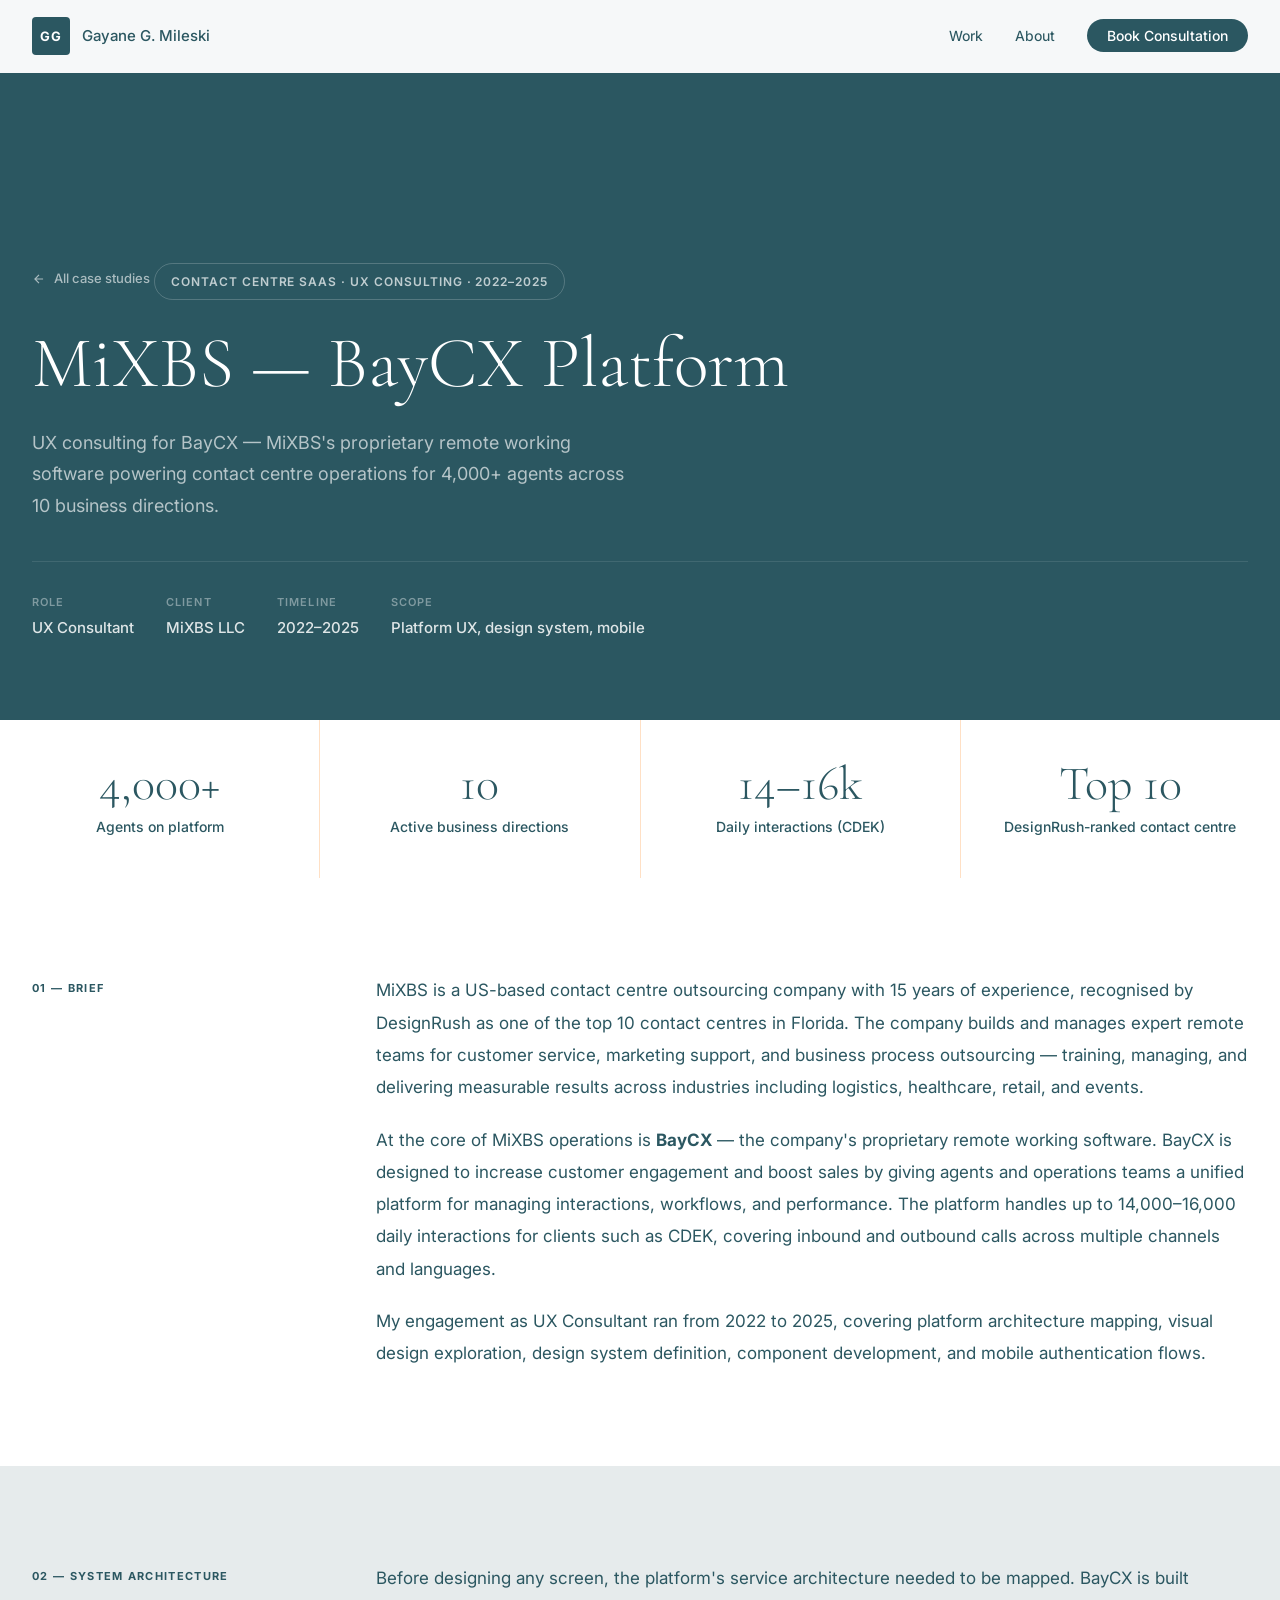
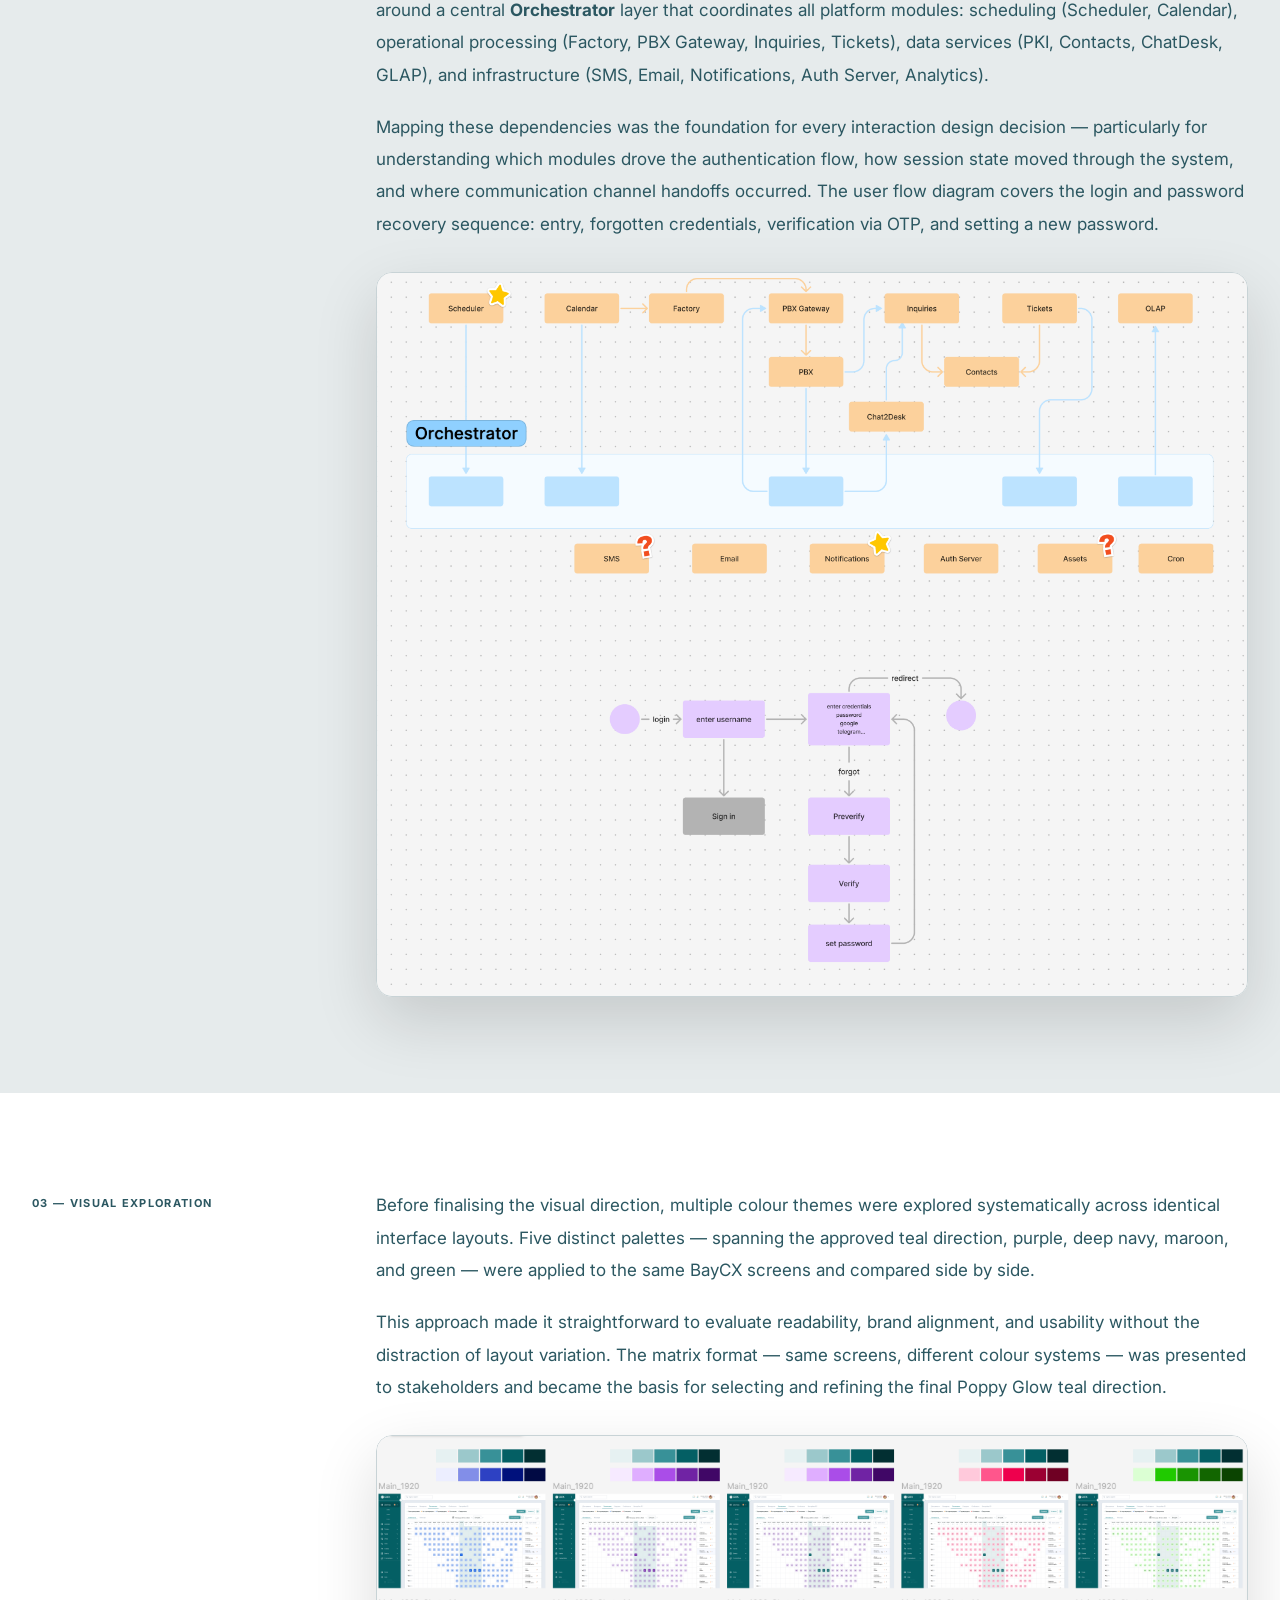
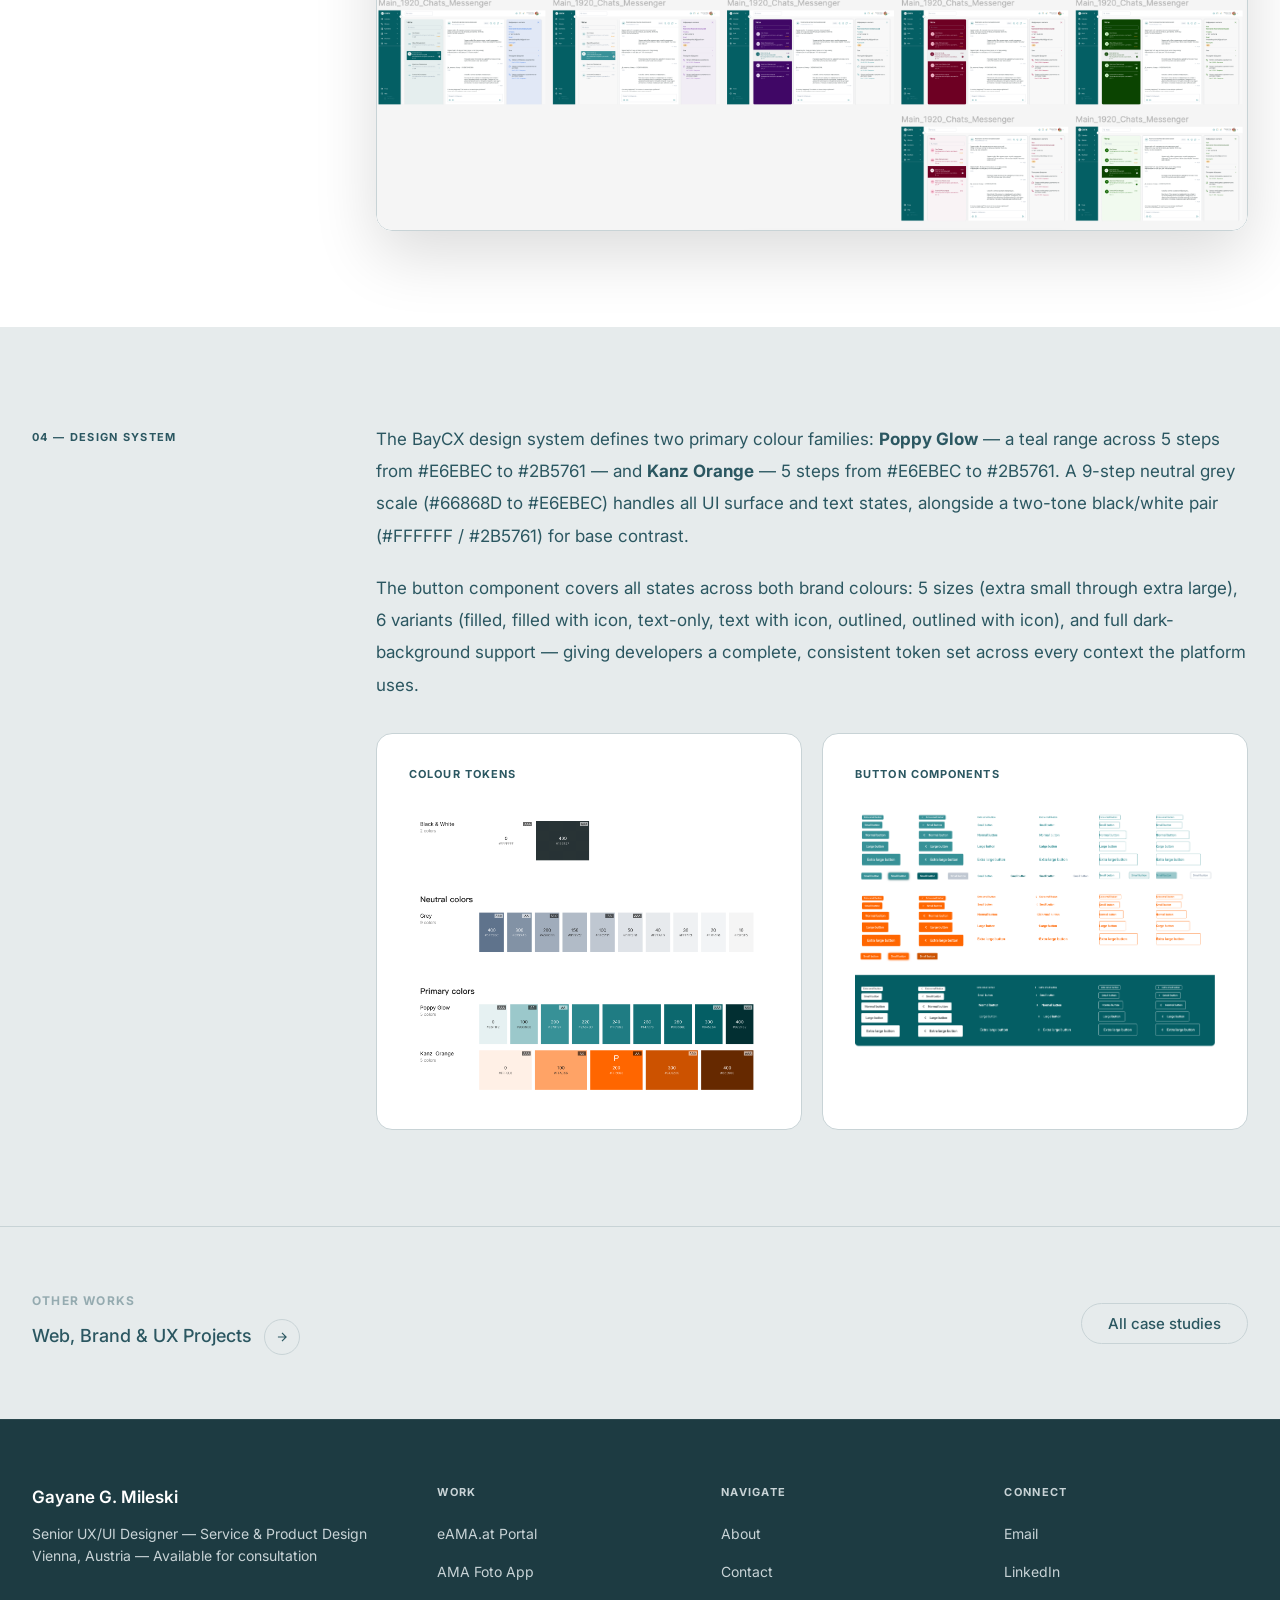
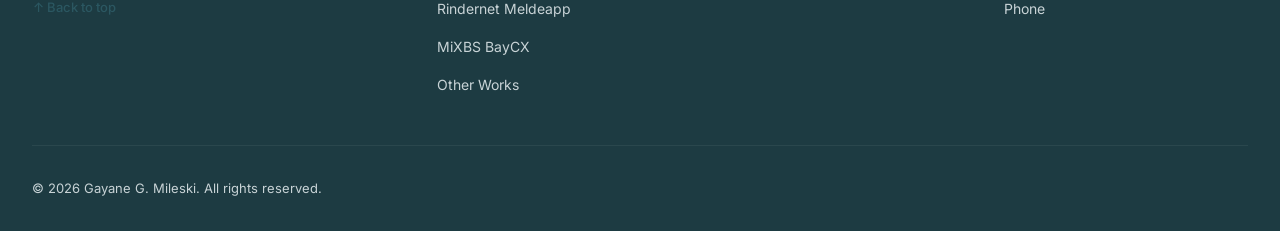
<file: case-studies/mixbs.html>
<!DOCTYPE html>
<html lang="en">
<head>
  <meta charset="UTF-8">
  <meta name="viewport" content="width=device-width, initial-scale=1.0">
  <meta name="description" content="Case study: UX consulting for BayCX — MiXBS's proprietary remote working software for contact centre operations.">
  <title>MiXBS — BayCX Platform | Gayane G. Mileski</title>
  <link rel="preconnect" href="https://fonts.googleapis.com">
  <link rel="preconnect" href="https://fonts.gstatic.com" crossorigin>
  <link href="https://fonts.googleapis.com/css2?family=Cormorant+Garamond:ital,wght@0,300;0,400;0,500;1,300;1,400&family=Inter:wght@300;400;500;600;700&display=swap" rel="stylesheet">
  <link rel="icon" type="image/svg+xml" href="../favicon.svg">
  <link rel="stylesheet" href="../css/styles.css">
  <style>
    /* ---- page palette: #2b5761 and its shades ---- */
    :root {
      --gray-50:#E6EBEC;--gray-100:#E6EBEC;--gray-200:#C8D3D6;--gray-300:#C8D3D6;--gray-400:#95ABB0;
      --gray-500:#2B5761;--gray-600:#2B5761;--gray-700:#2B5761;--gray-800:#2B5761;--gray-900:#2B5761;
      --teal-50:#E6EBEC;--teal-100:#C8D3D6;--teal-200:#95ABB0;--teal-300:#66868D;--teal-400:#66868D;
      --teal-500:#2B5761;--teal-600:#2B5761;--teal-700:#2B5761;--teal-800:#2B5761;--teal-900:#2B5761;
      --color-primary:#2B5761;--color-accent:#2B5761;--color-accent-mid:#2B5761;
      --color-text:#2B5761;--color-muted:#2B5761;--color-border:#C8D3D6;--color-bg-alt:#E6EBEC;
    }
    .cs-hero, .cs-section--dark, .footer { --gray-400:#C8D3D6; --gray-500:#C8D3D6; --gray-600:#C8D3D6; }
    .footer { background:#1D3B42; }
    /* Override teal palette to MiXBS brand colours */
    :root {
      --teal-50:  #E6EBEC;
      --teal-100: #C8D3D6;
      --teal-200: #95ABB0;
      --teal-300: #66868D;
      --teal-400: #66868D;
      --teal-500: #2B5761;
      --teal-600: #2B5761;
      --teal-700: #2B5761;
      --teal-800: #2B5761;
      --teal-900: #2B5761;
    }

    /* Design system side-by-side panels */
    .ds-grid {
      display: grid;
      grid-template-columns: 1fr 1fr;
      gap: var(--s-5);
      margin-top: var(--s-8);
      align-items: stretch;
    }
    .ds-panel {
      padding: var(--s-8);
      background: white;
      border-radius: var(--r-xl);
      border: 1px solid var(--gray-200);
      display: flex;
      flex-direction: column;
    }
    .ds-panel-label {
      font-size: 0.6875rem;
      font-weight: 700;
      letter-spacing: 0.1em;
      text-transform: uppercase;
      color: var(--teal-600);
      margin-bottom: var(--s-5);
    }
    .ds-panel img {
      width: 100%;
      height: auto;
      display: block;
    }
    @media (max-width: 768px) {
      .ds-grid { grid-template-columns: 1fr; }
      .auth-grid { grid-template-columns: 1fr; }
    }
  </style>
</head>
<body>

  <div class="reading-progress" aria-hidden="true"><div class="reading-progress-fill"></div></div>

  <header class="site-header" id="top">
    <nav class="nav container" aria-label="Primary navigation">
      <a href="../index.html" class="nav-brand" aria-label="Gayane G. Mileski — Home">
        <span class="nav-monogram" aria-hidden="true">GG</span>
        <span class="nav-name">Gayane G. Mileski</span>
      </a>
      <ul class="nav-menu" id="nav-menu" role="list">
        <li><a href="../index.html#work"       class="nav-link">Work</a></li>
        <li><a href="../index.html#about"   class="nav-link">About</a></li>
        <li><a href="../index.html#contact" class="nav-link nav-cta">Book Consultation</a></li>
      </ul>
      <button class="nav-toggle" id="nav-toggle" aria-expanded="false" aria-controls="nav-menu" aria-label="Open navigation">
        <span></span><span></span><span></span>
      </button>
    </nav>
  </header>

  <!-- ═══════════════════════════════════════════════
       HERO
  ══════════════════════════════════════════════════ -->
  <section class="cs-hero">
    <div class="cs-hero-bg" style="background: linear-gradient(160deg, #2B5761 0%, #2B5761 40%, #2B5761 100%);"></div>
    <div class="container cs-hero-content">
      <a href="../index.html#work" class="cs-hero-back">
        <svg width="14" height="14" fill="none" stroke="currentColor" stroke-width="2" viewBox="0 0 24 24"><path d="M19 12H5M12 19l-7-7 7-7"/></svg>
        All case studies
      </a>
      <div class="cs-hero-tag">Contact Centre SaaS · UX Consulting · 2022–2025</div>
      <h1 class="cs-hero-title">MiXBS — BayCX Platform</h1>
      <p class="cs-hero-subtitle">UX consulting for BayCX — MiXBS's proprietary remote working software powering contact centre operations for 4,000+ agents across 10 business directions.</p>
      <div class="cs-hero-meta">
        <div class="cs-meta-item">
          <div class="cs-meta-label">Role</div>
          <div class="cs-meta-value">UX Consultant</div>
        </div>
        <div class="cs-meta-item">
          <div class="cs-meta-label">Client</div>
          <div class="cs-meta-value">MiXBS LLC</div>
        </div>
        <div class="cs-meta-item">
          <div class="cs-meta-label">Timeline</div>
          <div class="cs-meta-value">2022–2025</div>
        </div>
        <div class="cs-meta-item">
          <div class="cs-meta-label">Scope</div>
          <div class="cs-meta-value">Platform UX, design system, mobile</div>
        </div>
      </div>
    </div>
  </section>

  <!-- ═══════════════════════════════════════════════
       OVERVIEW STATS
  ══════════════════════════════════════════════════ -->
  <div class="cs-overview-grid" data-reveal>
    <div class="cs-overview-cell">
      <div class="cs-overview-number">4,000+</div>
      <div class="cs-overview-label">Agents on platform</div>
    </div>
    <div class="cs-overview-cell">
      <div class="cs-overview-number">10</div>
      <div class="cs-overview-label">Active business directions</div>
    </div>
    <div class="cs-overview-cell">
      <div class="cs-overview-number">14–16k</div>
      <div class="cs-overview-label">Daily interactions (CDEK)</div>
    </div>
    <div class="cs-overview-cell">
      <div class="cs-overview-number">Top 10</div>
      <div class="cs-overview-label">DesignRush-ranked contact centre</div>
    </div>
  </div>

  <!-- ═══════════════════════════════════════════════
       01 BRIEF
  ══════════════════════════════════════════════════ -->
  <section class="cs-section">
    <div class="container">
      <div class="cs-narrative-grid">
        <div><span class="cs-sidebar-label">01 — Brief</span></div>
        <div>
          <div class="cs-body-text" data-reveal>
            <p>MiXBS is a US-based contact centre outsourcing company with 15 years of experience, recognised by DesignRush as one of the top 10 contact centres in Florida. The company builds and manages expert remote teams for customer service, marketing support, and business process outsourcing — training, managing, and delivering measurable results across industries including logistics, healthcare, retail, and events.</p>
            <p>At the core of MiXBS operations is <strong>BayCX</strong> — the company's proprietary remote working software. BayCX is designed to increase customer engagement and boost sales by giving agents and operations teams a unified platform for managing interactions, workflows, and performance. The platform handles up to 14,000–16,000 daily interactions for clients such as CDEK, covering inbound and outbound calls across multiple channels and languages.</p>
            <p>My engagement as UX Consultant ran from 2022 to 2025, covering platform architecture mapping, visual design exploration, design system definition, component development, and mobile authentication flows.</p>
          </div>
        </div>
      </div>
    </div>
  </section>

  <!-- ═══════════════════════════════════════════════
       02 SYSTEM ARCHITECTURE
  ══════════════════════════════════════════════════ -->
  <section class="cs-section cs-section--tinted">
    <div class="container">
      <div class="cs-narrative-grid">
        <div><span class="cs-sidebar-label">02 — System Architecture</span></div>
        <div>
          <div class="cs-body-text" data-reveal>
            <p>Before designing any screen, the platform's service architecture needed to be mapped. BayCX is built around a central <strong>Orchestrator</strong> layer that coordinates all platform modules: scheduling (Scheduler, Calendar), operational processing (Factory, PBX Gateway, Inquiries, Tickets), data services (PKI, Contacts, ChatDesk, GLAP), and infrastructure (SMS, Email, Notifications, Auth Server, Analytics).</p>
            <p>Mapping these dependencies was the foundation for every interaction design decision — particularly for understanding which modules drove the authentication flow, how session state moved through the system, and where communication channel handoffs occurred. The user flow diagram covers the login and password recovery sequence: entry, forgotten credentials, verification via OTP, and setting a new password.</p>
          </div>
          <div class="cs-screen-item" data-reveal style="margin-top: var(--s-8);">
            <img src="../images/case-studies/mixbs/mb-research.png" alt="BayCX system architecture diagram showing Orchestrator with connected modules, and user authentication flow" loading="lazy" style="width:100%; height:auto; display:block; border-radius: var(--r-xl); border: 1px solid var(--gray-200);">
          </div>
        </div>
      </div>
    </div>
  </section>

  <!-- ═══════════════════════════════════════════════
       03 VISUAL EXPLORATION
  ══════════════════════════════════════════════════ -->
  <section class="cs-section">
    <div class="container">
      <div class="cs-narrative-grid">
        <div><span class="cs-sidebar-label">03 — Visual Exploration</span></div>
        <div>
          <div class="cs-body-text" data-reveal>
            <p>Before finalising the visual direction, multiple colour themes were explored systematically across identical interface layouts. Five distinct palettes — spanning the approved teal direction, purple, deep navy, maroon, and green — were applied to the same BayCX screens and compared side by side.</p>
            <p>This approach made it straightforward to evaluate readability, brand alignment, and usability without the distraction of layout variation. The matrix format — same screens, different colour systems — was presented to stakeholders and became the basis for selecting and refining the final Poppy Glow teal direction.</p>
          </div>
          <div class="cs-screen-item" data-reveal style="margin-top: var(--s-8);">
            <img src="../images/case-studies/mixbs/mb-experiments.png" alt="Grid of BayCX interface screens with five different colour theme experiments" loading="lazy" style="width:100%; height:auto; display:block; border-radius: var(--r-xl); border: 1px solid var(--gray-200);">
          </div>
        </div>
      </div>
    </div>
  </section>

  <!-- ═══════════════════════════════════════════════
       04 DESIGN SYSTEM
  ══════════════════════════════════════════════════ -->
  <section class="cs-section cs-section--tinted">
    <div class="container">
      <div class="cs-narrative-grid">
        <div><span class="cs-sidebar-label">04 — Design System</span></div>
        <div>
          <div class="cs-body-text" data-reveal>
            <p>The BayCX design system defines two primary colour families: <strong>Poppy Glow</strong> — a teal range across 5 steps from #E6EBEC to #2B5761 — and <strong>Kanz Orange</strong> — 5 steps from #E6EBEC to #2B5761. A 9-step neutral grey scale (#66868D to #E6EBEC) handles all UI surface and text states, alongside a two-tone black/white pair (#FFFFFF / #2B5761) for base contrast.</p>
            <p>The button component covers all states across both brand colours: 5 sizes (extra small through extra large), 6 variants (filled, filled with icon, text-only, text with icon, outlined, outlined with icon), and full dark-background support — giving developers a complete, consistent token set across every context the platform uses.</p>
          </div>
          <div class="ds-grid" data-reveal>
            <div class="ds-panel">
              <div class="ds-panel-label">Colour tokens</div>
              <img src="../images/case-studies/mixbs/mb-colors.png" alt="BayCX colour system — Black & White, Neutral Grey, Poppy Glow teal, Kanz Orange" loading="lazy">
            </div>
            <div class="ds-panel">
              <div class="ds-panel-label">Button components</div>
              <img src="../images/case-studies/mixbs/mb-buttons.png" alt="BayCX button component library — 5 sizes, 6 variants, 2 brand colours, light and dark backgrounds" loading="lazy">
            </div>
          </div>
        </div>
      </div>
    </div>
  </section>

  <!-- NAV to next case study -->
  <section style="padding:var(--s-16) 0; background:var(--gray-50); border-top: 1px solid var(--gray-200);">
    <div class="container" style="display:flex; align-items:center; justify-content:space-between; flex-wrap:wrap; gap:var(--s-8);">
      <div>
        <div style="font-size:0.75rem; font-weight:700; letter-spacing:0.1em; text-transform:uppercase; color:var(--gray-400); margin-bottom:var(--s-2);">Other Works</div>
        <a href="../other-works.html" class="btn-arrow" style="font-size:1.125rem; font-weight:500;">
          Web, Brand &amp; UX Projects
          <span class="arrow-icon"><svg width="14" height="14" fill="none" stroke="currentColor" stroke-width="2" viewBox="0 0 24 24"><path d="M5 12h14M12 5l7 7-7 7"/></svg></span>
        </a>
      </div>
      <a href="../index.html#work" class="btn btn-outline">All case studies</a>
    </div>
  </section>

  <!-- ═══════════════════════════════════════════════
       SITE FOOTER
  ══════════════════════════════════════════════════ -->
  <footer class="footer" role="contentinfo">
    <div class="container">
      <div class="footer-grid">
        <div class="footer-brand">
          <div class="footer-brand-name">Gayane G. Mileski</div>
          <p class="footer-brand-role">Senior UX/UI Designer — Service &amp; Product Design<br>Vienna, Austria — Available for consultation</p>
          <a href="#top" class="btn btn-ghost" style="font-size:0.8125rem;" aria-label="Back to top">↑ Back to top</a>
        </div>
        <div>
          <div class="footer-col-title">Work</div>
          <ul class="footer-links" role="list">
            <li><a href="eama.html"           class="footer-link">eAMA.at Portal</a></li>
            <li><a href="ama-foto.html"        class="footer-link">AMA Foto App</a></li>
            <li><a href="rindernet.html"       class="footer-link">Rindernet Meldeapp</a></li>
            <li><a href="mixbs.html"           class="footer-link">MiXBS BayCX</a></li>
            <li><a href="../other-works.html"  class="footer-link">Other Works</a></li>
          </ul>
        </div>
        <div>
          <div class="footer-col-title">Navigate</div>
          <ul class="footer-links" role="list">
            <li><a href="../index.html#about"   class="footer-link">About</a></li>
            <li><a href="../index.html#contact" class="footer-link">Contact</a></li>
          </ul>
        </div>
        <div>
          <div class="footer-col-title">Connect</div>
          <ul class="footer-links" role="list">
            <li><a href="mailto:gayane.mileski@gmail.com" class="footer-link">Email</a></li>
            <li><a href="https://www.linkedin.com/in/gayane-g-mileski/" class="footer-link" target="_blank" rel="noopener noreferrer">LinkedIn</a></li>
            <li><a href="tel:+436602308530" class="footer-link">Phone</a></li>
          </ul>
        </div>
      </div>

      <div class="footer-bottom">
        <p class="footer-copyright">© 2026 Gayane G. Mileski. All rights reserved.</p>
      </div>
    </div>
  </footer>

  <script src="../js/main.js" defer></script>
</body>
</html>
</file>
<file: css/styles.css>
/* ==========================================================================
   PORTFOLIO — Senior UX/UI Design Lead
   Swiss-inspired editorial layout, government & enterprise sector
   ========================================================================== */

/* ==========================================================================
   1. CUSTOM PROPERTIES
   ========================================================================== */
:root {
  /* Colors */
  --white:     #FFFFFF;
  /* Brand palette (warm): cream → peach → coral → crimson → burgundy */
  --gray-50:   #FFF0E4;
  --gray-100:  #FFF0E4;
  --gray-200:  #FFE0C5;
  --gray-300:  #FFE0C5;
  --gray-400:  #FF6060;
  --gray-500:  #760031;
  --gray-600:  #760031;
  --gray-700:  #760031;
  --gray-800:  #760031;
  --gray-900:  #760031;

  --teal-50:   #FFF0E4;
  --teal-100:  #FFE0C5;
  --teal-300:  #FF6060;
  --teal-400:  #FF6060;
  --teal-500:  #D51C39;
  --teal-600:  #D51C39;
  --teal-700:  #D51C39;
  --teal-800:  #760031;
  --teal-900:  #760031;

  /* Semantic */
  --color-primary:    var(--gray-900);
  --color-accent:     var(--teal-700);
  --color-accent-mid: var(--teal-600);
  --color-text:       var(--gray-800);
  --color-muted:      var(--gray-500);
  --color-border:     var(--gray-200);
  --color-bg:         var(--white);
  --color-bg-alt:     var(--gray-50);

  /* Typography */
  --font-display: 'Cormorant Garamond', 'Georgia', serif;
  --font-body:    'Inter', -apple-system, BlinkMacSystemFont, 'Segoe UI', Helvetica, Arial, sans-serif;

  /* Spacing scale (4px base) */
  --s-1:  0.25rem;
  --s-2:  0.5rem;
  --s-3:  0.75rem;
  --s-4:  1rem;
  --s-5:  1.25rem;
  --s-6:  1.5rem;
  --s-7:  1.75rem;
  --s-8:  2rem;
  --s-10: 2.5rem;
  --s-12: 3rem;
  --s-16: 4rem;
  --s-20: 5rem;
  --s-24: 6rem;
  --s-32: 8rem;

  /* Layout */
  --container-max:     1280px;
  --container-pad:     2rem;
  --nav-height:        72px;

  /* Radius */
  --r-sm:  4px;
  --r-md:  8px;
  --r-lg:  12px;
  --r-xl:  16px;
  --r-2xl: 24px;
  --r-full: 9999px;

  /* Transitions */
  --t-fast:  150ms cubic-bezier(0.4, 0, 0.2, 1);
  --t-base:  250ms cubic-bezier(0.4, 0, 0.2, 1);
  --t-slow:  400ms cubic-bezier(0.4, 0, 0.2, 1);

  /* Shadows */
  --shadow-sm:  0 1px 2px 0 rgba(0,0,0,0.05);
  --shadow-md:  0 4px 16px 0 rgba(0,0,0,0.08);
  --shadow-lg:  0 12px 40px 0 rgba(0,0,0,0.12);
  --shadow-xl:  0 24px 64px 0 rgba(0,0,0,0.14);
}

/* Inside dark (burgundy) containers, muted-text tokens resolve to a
   light tint so secondary text stays legible on the dark background. */
.footer,
.contact-info,
.cs-section--dark,
.cs-hero {
  --gray-400: #FFE0C5;
  --gray-500: #FFE0C5;
  --gray-600: #FFE0C5;
}

/* The AI, About and Experience sections share a teal accent theme: a white
   background with the teal-family and dark-neutral tokens remapped in scope,
   so labels, headings, icons, tags, timeline markers and card numbers all
   resolve to teal without touching the global brand palette. (The AI panel
   itself uses a deeper #2b5761 slate, set on its own classes.) */
#ai-engineering,
#about,
#experience {
  background: var(--white);
  /* warm neutrals → teal-leaning neutrals (headings, body, borders, tints) */
  --gray-50:  #FFFFFF;
  --gray-100: #D7EEEA;
  --gray-200: #C2E5DF;
  --gray-400: #0D9488;
  --gray-500: #0F766E;
  --gray-600: #0F766E;
  --gray-700: #134E48;
  --gray-800: #134E48;
  --gray-900: #134E48;
  /* teal accents */
  --teal-50:  #E6F5F2;
  --teal-100: #D7EEEA;
  --teal-300: #2DD4BF;
  --teal-400: #2DD4BF;
  --teal-500: #0D9488;
  --teal-600: #0D9488;
  --teal-700: #0F766E;
  --teal-800: #134E48;
  --teal-900: #134E48;
  /* semantic tokens re-resolve in scope (they were substituted to the warm
     palette at :root, so the raw-token overrides above don't reach them) */
  --color-primary:    var(--gray-900);
  --color-accent:     var(--teal-700);
  --color-accent-mid: var(--teal-600);
  --color-text:       var(--gray-800);
  --color-muted:      var(--gray-500);
  --color-border:     var(--gray-200);
}

/* ==========================================================================
   2. RESET & BASE
   ========================================================================== */
*, *::before, *::after {
  box-sizing: border-box;
  margin: 0;
  padding: 0;
}

html {
  scroll-behavior: smooth;
  -webkit-text-size-adjust: 100%;
  text-rendering: optimizeLegibility;
}

body {
  font-family: var(--font-body);
  font-size: 1rem;
  line-height: 1.6;
  color: var(--color-text);
  background: var(--color-bg);
  -webkit-font-smoothing: antialiased;
  -moz-osx-font-smoothing: grayscale;
  overflow-x: hidden;
}

img, svg, video, picture { max-width: 100%; height: auto; display: block; }
a { color: inherit; text-decoration: none; }
ul, ol { list-style: none; }
button { cursor: pointer; border: none; background: none; font: inherit; }
input, textarea, select { font: inherit; }

:focus-visible {
  outline: 2px solid var(--color-accent);
  outline-offset: 3px;
  border-radius: var(--r-sm);
}

.skip-link {
  position: absolute;
  top: -100%;
  left: 1rem;
  z-index: 9999;
  padding: 0.5rem 1.25rem;
  background: var(--teal-800);
  color: var(--white);
  border-radius: var(--r-md);
  font-weight: 600;
  font-size: 0.875rem;
  transition: top var(--t-fast);
}
.skip-link:focus { top: 1rem; }

/* ==========================================================================
   3. LAYOUT
   ========================================================================== */
.container {
  max-width: var(--container-max);
  margin-inline: auto;
  padding-inline: var(--container-pad);
}

.section {
  padding-block: var(--s-24);
}

.section--dark {
  background: var(--gray-900);
  color: var(--white);
}

.section--tinted {
  background: var(--color-bg-alt);
}

.section--teal-edge {
  background: var(--white);
  position: relative;
}
.section--teal-edge::before {
  content: '';
  position: absolute;
  top: 0; left: 0; right: 0;
  height: 3px;
  background: linear-gradient(90deg, var(--teal-600), var(--teal-400));
}

/* Section header block */
.section-header {
  margin-bottom: var(--s-16);
}

.section-header--centered {
  text-align: center;
  max-width: 760px;
  margin-inline: auto;
  margin-bottom: var(--s-16);
}

.section-label {
  display: inline-flex;
  align-items: center;
  gap: var(--s-2);
  font-size: 0.6875rem;
  font-weight: 600;
  letter-spacing: 0.12em;
  text-transform: uppercase;
  color: var(--color-accent);
  margin-bottom: var(--s-4);
}
.section-label::before {
  content: '';
  display: block;
  width: 16px;
  height: 1.5px;
  background: var(--color-accent);
}

.section-title {
  font-family: var(--font-display);
  font-size: clamp(2rem, 3.5vw, 2.75rem);
  font-weight: 400;
  line-height: 1.15;
  color: var(--gray-900);
  margin-bottom: var(--s-5);
}
.section-title em {
  font-style: italic;
  color: var(--teal-700);
}
.section--dark .section-title { color: var(--white); }
.section--dark .section-title em { color: var(--teal-300); }

.section-description {
  font-size: 1.0625rem;
  line-height: 1.8;
  color: var(--color-muted);
  max-width: 600px;
}
.section--dark .section-description { color: var(--gray-400); }

/* ==========================================================================
   4. NAVIGATION
   ========================================================================== */
.site-header {
  position: fixed;
  inset: 0 0 auto 0;
  z-index: 200;
  background: rgba(255, 255, 255, 0.96);
  backdrop-filter: blur(16px);
  -webkit-backdrop-filter: blur(16px);
  border-bottom: 1px solid transparent;
  transition: border-color var(--t-base), box-shadow var(--t-base);
}

.site-header.is-scrolled {
  border-bottom-color: var(--gray-200);
  box-shadow: 0 1px 0 var(--gray-100), 0 4px 16px rgba(0,0,0,0.04);
}

.nav {
  display: flex;
  align-items: center;
  justify-content: space-between;
  height: var(--nav-height);
  gap: var(--s-8);
}

.nav-brand {
  display: flex;
  align-items: center;
  gap: var(--s-3);
  flex-shrink: 0;
  text-decoration: none;
}

.nav-monogram {
  width: 38px;
  height: 38px;
  background: var(--gray-900);
  color: var(--white);
  display: grid;
  place-items: center;
  font-size: 0.8125rem;
  font-weight: 700;
  letter-spacing: 0.08em;
  border-radius: var(--r-sm);
  transition: background var(--t-fast);
}
.nav-brand:hover .nav-monogram { background: var(--teal-700); }

.nav-name {
  font-size: 0.9375rem;
  font-weight: 500;
  color: var(--gray-900);
}

.nav-menu {
  display: flex;
  align-items: center;
  gap: var(--s-8);
}

.nav-link {
  font-size: 0.875rem;
  font-weight: 450;
  color: var(--gray-600);
  position: relative;
  padding-bottom: 2px;
  transition: color var(--t-fast);
}
.nav-link::after {
  content: '';
  position: absolute;
  bottom: -2px; left: 0; right: 0;
  height: 1.5px;
  background: var(--teal-600);
  transform: scaleX(0);
  transform-origin: left;
  transition: transform var(--t-base);
}
.nav-link:hover { color: var(--gray-900); }
.nav-link:hover::after,
.nav-link.active::after { transform: scaleX(1); }
.nav-link.active { color: var(--gray-900); }

.nav-cta {
  padding: 0.5rem 1.25rem;
  background: var(--gray-900);
  color: var(--white);
  border-radius: var(--r-full);
  font-size: 0.875rem;
  font-weight: 500;
  transition: background var(--t-fast);
}
.nav-cta:hover { background: var(--teal-700); color: var(--white); }
.nav-cta::after { display: none; }

.nav-toggle {
  display: none;
  flex-direction: column;
  justify-content: center;
  gap: 5px;
  width: 36px;
  height: 36px;
  padding: 4px;
}
.nav-toggle span {
  display: block;
  width: 100%;
  height: 1.5px;
  background: var(--gray-900);
  transition: transform var(--t-base), opacity var(--t-base);
}
.nav-toggle[aria-expanded="true"] span:nth-child(1) { transform: translateY(6.5px) rotate(45deg); }
.nav-toggle[aria-expanded="true"] span:nth-child(2) { opacity: 0; transform: scaleX(0); }
.nav-toggle[aria-expanded="true"] span:nth-child(3) { transform: translateY(-6.5px) rotate(-45deg); }

/* ==========================================================================
   5. BUTTONS
   ========================================================================== */
.btn {
  display: inline-flex;
  align-items: center;
  gap: var(--s-2);
  padding: 0.75rem 1.625rem;
  font-size: 0.9375rem;
  font-weight: 500;
  line-height: 1;
  border-radius: var(--r-full);
  border: 1.5px solid transparent;
  transition: background var(--t-base), border-color var(--t-base), color var(--t-base), box-shadow var(--t-base);
  cursor: pointer;
  text-decoration: none;
  white-space: nowrap;
}

.btn-primary {
  background: var(--gray-900);
  color: var(--white);
  border-color: var(--gray-900);
}
.btn-primary:hover {
  background: var(--teal-700);
  border-color: var(--teal-700);
  box-shadow: 0 4px 16px rgba(213,28,57,0.25);
}

.btn-outline {
  background: transparent;
  color: var(--gray-900);
  border-color: var(--gray-300);
}
.btn-outline:hover {
  border-color: var(--gray-700);
  background: var(--gray-50);
}

.btn-teal {
  background: var(--teal-700);
  color: var(--white);
  border-color: var(--teal-700);
}
.btn-teal:hover {
  background: var(--teal-800);
  border-color: var(--teal-800);
  box-shadow: 0 4px 16px rgba(213,28,57,0.3);
}

.btn-ghost {
  background: transparent;
  color: var(--teal-700);
  border-color: transparent;
  padding-inline: 0;
}
.btn-ghost:hover { color: var(--teal-800); }

.btn svg { flex-shrink: 0; }

/* Arrow button variant */
.btn-arrow {
  display: inline-flex;
  align-items: center;
  gap: var(--s-3);
  font-size: 0.9375rem;
  font-weight: 500;
  color: var(--gray-900);
  transition: gap var(--t-base), color var(--t-fast);
}
.btn-arrow:hover { gap: var(--s-4); color: var(--teal-700); }
.btn-arrow .arrow-icon {
  width: 36px;
  height: 36px;
  border-radius: 50%;
  border: 1.5px solid var(--gray-300);
  display: grid;
  place-items: center;
  transition: border-color var(--t-fast), background var(--t-fast);
  flex-shrink: 0;
}
.btn-arrow:hover .arrow-icon {
  border-color: var(--teal-600);
  background: var(--teal-50);
}

/* ==========================================================================
   6. HERO SECTION
   ========================================================================== */
.hero {
  min-height: 100vh;
  display: flex;
  align-items: center;
  padding-top: var(--nav-height);
  position: relative;
  overflow: hidden;
}

.hero::before {
  content: '';
  position: absolute;
  inset: 0;
  background:
    radial-gradient(ellipse 80% 60% at 70% 50%, rgba(213,28,57,0.04) 0%, transparent 60%),
    radial-gradient(ellipse 40% 60% at 20% 20%, rgba(213,28,57,0.025) 0%, transparent 50%);
  pointer-events: none;
}

.hero > .container { width: 100%; }

.hero-grid {
  display: grid;
  grid-template-columns: 1fr;
  gap: var(--s-16);
  align-items: center;
  padding-block: var(--s-20);
}

.hero-eyebrow {
  display: inline-flex;
  align-items: center;
  gap: var(--s-3);
  padding: var(--s-2) var(--s-4);
  background: var(--teal-50);
  border: 1px solid var(--teal-100);
  border-radius: var(--r-full);
  font-size: 0.8125rem;
  font-weight: 500;
  color: var(--teal-800);
  letter-spacing: 0.01em;
  margin-bottom: var(--s-8);
}
.hero-eyebrow-dot {
  width: 6px;
  height: 6px;
  border-radius: 50%;
  background: var(--teal-500);
  animation: pulse-dot 2.5s ease-in-out infinite;
}
@keyframes pulse-dot {
  0%, 100% { opacity: 1; transform: scale(1); }
  50% { opacity: 0.5; transform: scale(0.7); }
}

.hero-title {
  font-family: var(--font-display);
  font-size: clamp(2.75rem, 5.5vw, 4.25rem);
  font-weight: 300;
  line-height: 1.1;
  letter-spacing: -0.01em;
  color: var(--gray-900);
  margin-bottom: var(--s-6);
}
.hero-title em {
  font-style: italic;
  color: var(--teal-700);
}

.hero-description {
  font-size: 1.0625rem;
  line-height: 1.85;
  color: var(--gray-500);
  max-width: 520px;
  margin-bottom: var(--s-8);
}

.hero-divider {
  width: 48px;
  height: 1px;
  background: var(--gray-300);
  margin-block: var(--s-6);
}

.hero-actions {
  display: flex;
  align-items: center;
  gap: var(--s-4);
  flex-wrap: wrap;
  margin-bottom: var(--s-12);
}

.hero-clients-block {
  border-top: 1px solid var(--gray-200);
  padding-top: var(--s-8);
}

.hero-clients-label {
  font-size: 0.75rem;
  font-weight: 600;
  letter-spacing: 0.1em;
  text-transform: uppercase;
  color: var(--gray-400);
  margin-bottom: var(--s-5);
}

.hero-clients-list {
  display: flex;
  align-items: center;
  gap: var(--s-8);
  flex-wrap: wrap;
}

.client-name {
  font-size: 0.875rem;
  font-weight: 600;
  color: var(--gray-400);
  letter-spacing: 0.04em;
  transition: color var(--t-fast);
}
.client-name:hover { color: var(--gray-700); }

/* Hero Visual */
.hero-visual {
  display: flex;
  justify-content: flex-end;
  align-items: center;
  position: relative;
}

.hero-portrait-wrapper {
  position: relative;
  width: 100%;
  max-width: 460px;
}

.hero-portrait-frame {
  position: relative;
  aspect-ratio: 4/5;
  border-radius: var(--r-2xl);
  overflow: hidden;
  background: linear-gradient(145deg, var(--gray-100) 0%, var(--gray-200) 100%);
}

.hero-portrait-inner {
  position: absolute;
  inset: 0;
  display: flex;
  flex-direction: column;
  align-items: center;
  justify-content: center;
  gap: var(--s-4);
}

.portrait-monogram {
  font-family: var(--font-display);
  font-size: 5rem;
  font-weight: 300;
  color: var(--gray-400);
  letter-spacing: 0.1em;
  line-height: 1;
}

.portrait-hint {
  font-size: 0.75rem;
  color: var(--gray-400);
  letter-spacing: 0.06em;
  text-transform: uppercase;
}

/* Decorative grid dots */
.hero-dots {
  position: absolute;
  top: -20px;
  right: -20px;
  width: 120px;
  height: 160px;
  background-image: radial-gradient(circle, var(--teal-600) 1px, transparent 1px);
  background-size: 14px 14px;
  opacity: 0.2;
  pointer-events: none;
}

.hero-dots-bottom {
  position: absolute;
  bottom: -20px;
  left: -20px;
  width: 80px;
  height: 100px;
  background-image: radial-gradient(circle, var(--gray-400) 1px, transparent 1px);
  background-size: 14px 14px;
  opacity: 0.25;
  pointer-events: none;
}

/* Hero stats floating card */
.hero-stats-card {
  position: absolute;
  top: auto;
  bottom: 13%;
  right: -28px;
  transform: none;
  background: var(--white);
  border-radius: var(--r-xl);
  padding: var(--s-6) var(--s-6);
  box-shadow: var(--shadow-xl);
  display: grid;
  grid-template-columns: 1fr;
  gap: var(--s-5);
  min-width: 150px;
  border: 1px solid var(--gray-100);
}

.hero-stat-item {
  text-align: center;
}
.hero-stat-number {
  display: block;
  font-size: 1.625rem;
  font-weight: 700;
  color: var(--gray-900);
  line-height: 1;
  margin-bottom: var(--s-1);
}
.hero-stat-label {
  display: block;
  font-size: 0.6875rem;
  color: var(--gray-500);
  letter-spacing: 0.04em;
  line-height: 1.4;
}

/* Scroll indicator */
.scroll-indicator {
  position: absolute;
  bottom: var(--s-8);
  left: 50%;
  transform: translateX(-50%);
  display: flex;
  flex-direction: column;
  align-items: center;
  gap: var(--s-2);
  font-size: 0.6875rem;
  letter-spacing: 0.1em;
  text-transform: uppercase;
  color: var(--gray-400);
  animation: scroll-bounce 2s ease-in-out infinite;
}
.scroll-indicator-line {
  width: 1px;
  height: 40px;
  background: linear-gradient(to bottom, var(--gray-300), transparent);
}
@keyframes scroll-bounce {
  0%, 100% { transform: translateX(-50%) translateY(0); }
  50% { transform: translateX(-50%) translateY(6px); }
}

/* ==========================================================================
   7. EXPERTISE SECTION
   ========================================================================== */
.expertise-grid {
  display: grid;
  grid-template-columns: repeat(auto-fill, minmax(240px, 1fr));
  gap: var(--s-5);
}

.expertise-card {
  padding: var(--s-7);
  background: var(--white);
  border: 1px solid var(--gray-200);
  border-radius: var(--r-xl);
  transition: border-color var(--t-base), box-shadow var(--t-base), transform var(--t-base);
  cursor: default;
}
.expertise-card:hover {
  border-color: var(--teal-300);
  box-shadow: var(--shadow-md), 0 0 0 1px var(--teal-100) inset;
  transform: translateY(-2px);
}

.expertise-card-icon {
  width: 40px;
  height: 40px;
  display: grid;
  place-items: center;
  background: var(--teal-50);
  border-radius: var(--r-md);
  color: var(--teal-700);
  margin-bottom: var(--s-5);
  transition: background var(--t-fast);
}
.expertise-card:hover .expertise-card-icon {
  background: var(--teal-100);
}

.expertise-card-num {
  font-size: 0.6875rem;
  font-weight: 600;
  letter-spacing: 0.08em;
  color: var(--gray-400);
  margin-bottom: var(--s-3);
}

.expertise-card-title {
  font-size: 1rem;
  font-weight: 600;
  color: var(--gray-900);
  margin-bottom: var(--s-3);
  line-height: 1.3;
}

.expertise-card-desc {
  font-size: 0.875rem;
  line-height: 1.7;
  color: var(--gray-500);
}

/* ==========================================================================
   8. WORK / CASE STUDY CARDS
   ========================================================================== */
.work-grid {
  display: grid;
  gap: var(--s-8);
}

.work-card {
  display: grid;
  grid-template-columns: 1fr 1fr;
  gap: 0;
  border-radius: var(--r-2xl);
  overflow: hidden;
  background: var(--gray-50);
  border: 1px solid var(--gray-200);
  text-decoration: none;
  color: inherit;
}

.work-card--reversed {
  direction: rtl;
}
.work-card--reversed > * {
  direction: ltr;
}

.work-card-visual {
  position: relative;
  min-height: 420px;
  overflow: hidden;
  background: var(--gray-200);
}

.work-card-content {
  padding: var(--s-12) var(--s-10);
  display: flex;
  flex-direction: column;
  justify-content: center;
}

.work-card-tags {
  display: flex;
  flex-wrap: wrap;
  gap: var(--s-2);
  margin-bottom: var(--s-6);
}

.tag {
  padding: var(--s-1) var(--s-3);
  border-radius: var(--r-full);
  font-size: 0.6875rem;
  font-weight: 600;
  letter-spacing: 0.05em;
  text-transform: uppercase;
  background: var(--gray-100);
  color: var(--gray-600);
  border: 1px solid var(--gray-200);
}

.tag--teal {
  background: var(--teal-50);
  color: var(--teal-800);
  border-color: var(--teal-100);
}

.work-card-title {
  font-family: var(--font-display);
  font-size: clamp(1.5rem, 2.5vw, 2rem);
  font-weight: 400;
  line-height: 1.2;
  color: var(--gray-900);
  margin-bottom: var(--s-4);
}

.work-card-desc {
  font-size: 0.9375rem;
  line-height: 1.75;
  color: var(--gray-500);
  margin-bottom: var(--s-8);
}

.work-card-meta {
  display: grid;
  grid-template-columns: repeat(3, 1fr);
  gap: var(--s-4);
  padding: var(--s-5) 0;
  border-top: 1px solid var(--gray-200);
  margin-bottom: var(--s-8);
}

.work-meta-item {}
.work-meta-value {
  font-size: 1.25rem;
  font-weight: 700;
  color: var(--teal-700);
  line-height: 1;
  margin-bottom: var(--s-1);
}
.work-meta-label {
  font-size: 0.6875rem;
  color: var(--gray-500);
  letter-spacing: 0.04em;
}

/* Mockup screen components */
.mockup-wrapper {
  position: absolute;
  inset: 0;
  display: flex;
  align-items: center;
  justify-content: center;
  padding: var(--s-6);
}

.screen-browser {
  width: 100%;
  max-width: 380px;
  border-radius: var(--r-xl);
  overflow: hidden;
  box-shadow: var(--shadow-xl);
  border: 1px solid var(--gray-200);
}

.screen-browser-chrome {
  background: var(--gray-100);
  padding: 10px 12px;
  display: flex;
  align-items: center;
  gap: 10px;
  border-bottom: 1px solid var(--gray-200);
}
.browser-dots { display: flex; gap: 5px; }
.browser-dot {
  width: 9px; height: 9px;
  border-radius: 50%;
  background: var(--gray-300);
}
.browser-url {
  flex: 1;
  background: var(--white);
  border-radius: var(--r-sm);
  padding: 3px 10px;
  font-size: 10px;
  color: var(--gray-500);
  font-family: 'JetBrains Mono', monospace;
  white-space: nowrap;
  overflow: hidden;
  text-overflow: ellipsis;
}

.screen-body {
  background: var(--white);
  padding: 16px;
  min-height: 220px;
}

/* UI simulation elements */
.sim-nav {
  display: flex;
  align-items: center;
  justify-content: space-between;
  padding-bottom: 12px;
  border-bottom: 1px solid var(--gray-100);
  margin-bottom: 14px;
}
.sim-nav-logo {
  width: 72px; height: 18px;
  background: var(--gray-900);
  border-radius: 3px;
}
.sim-nav-links {
  display: flex; gap: 10px;
}
.sim-nav-link {
  width: 36px; height: 8px;
  background: var(--gray-200);
  border-radius: 2px;
}

.sim-hero {
  padding: 12px 0;
  margin-bottom: 14px;
}
.sim-headline {
  height: 18px; width: 75%;
  background: var(--gray-800);
  border-radius: 3px;
  margin-bottom: 8px;
}
.sim-headline-sub {
  height: 14px; width: 55%;
  background: var(--gray-300);
  border-radius: 3px;
  margin-bottom: 14px;
}
.sim-cta-row { display: flex; gap: 8px; }
.sim-cta {
  height: 30px; width: 90px;
  border-radius: 15px;
  background: var(--teal-700);
}
.sim-cta-outline {
  height: 30px; width: 90px;
  border-radius: 15px;
  background: transparent;
  border: 1.5px solid var(--gray-300);
}

.sim-cards {
  display: grid;
  grid-template-columns: 1fr 1fr 1fr;
  gap: 8px;
}
.sim-card {
  background: var(--gray-50);
  border: 1px solid var(--gray-200);
  border-radius: var(--r-md);
  padding: 10px;
}
.sim-card-icon {
  width: 24px; height: 24px;
  border-radius: var(--r-sm);
  background: var(--teal-100);
  margin-bottom: 8px;
}
.sim-card-line {
  height: 7px;
  background: var(--gray-200);
  border-radius: 2px;
  margin-bottom: 5px;
}
.sim-card-line:last-child { width: 60%; }

/* Mobile screen mockup */
.screen-mobile {
  width: 200px;
  border-radius: var(--r-2xl);
  overflow: hidden;
  box-shadow: var(--shadow-xl);
  border: 8px solid var(--gray-900);
  background: var(--white);
}
.screen-mobile-notch {
  background: var(--gray-900);
  height: 20px;
  display: flex;
  align-items: center;
  justify-content: center;
}
.notch-hole {
  width: 48px; height: 10px;
  background: #760031;
  border-radius: 5px;
}
.screen-mobile-body {
  padding: 12px;
  min-height: 340px;
}

/* Mobile UI simulation */
.sim-mobile-header {
  display: flex;
  align-items: center;
  justify-content: space-between;
  margin-bottom: 14px;
  padding-bottom: 10px;
  border-bottom: 1px solid var(--gray-100);
}
.sim-mobile-back { width: 20px; height: 20px; border-radius: 50%; background: var(--gray-100); }
.sim-mobile-title { width: 80px; height: 11px; background: var(--gray-900); border-radius: 2px; }
.sim-mobile-icon { width: 20px; height: 20px; border-radius: var(--r-sm); background: var(--teal-100); }

.sim-mobile-card {
  background: var(--gray-50);
  border-radius: var(--r-lg);
  padding: 12px;
  margin-bottom: 8px;
  border: 1px solid var(--gray-200);
}
.sim-stat-large {
  height: 28px; width: 60px;
  background: var(--teal-700);
  border-radius: 4px;
  margin-bottom: 6px;
}
.sim-stat-label {
  height: 8px; width: 80px;
  background: var(--gray-200);
  border-radius: 2px;
}
.sim-list-item {
  display: flex;
  align-items: center;
  gap: 10px;
  padding: 8px 0;
  border-bottom: 1px solid var(--gray-100);
}
.sim-list-avatar {
  width: 28px; height: 28px;
  border-radius: 50%;
  background: var(--gray-200);
  flex-shrink: 0;
}
.sim-list-text { flex: 1; }
.sim-list-line { height: 7px; background: var(--gray-200); border-radius: 2px; margin-bottom: 4px; }
.sim-list-line-short { height: 6px; width: 60%; background: var(--gray-100); border-radius: 2px; }
.sim-list-badge {
  padding: 3px 8px;
  border-radius: var(--r-full);
  background: var(--teal-100);
  font-size: 8px;
  color: var(--teal-800);
  font-weight: 600;
  white-space: nowrap;
}

/* ==========================================================================
   9. PROCESS SECTION
   ========================================================================== */
.process-steps {
  display: grid;
  grid-template-columns: repeat(4, 1fr);
  gap: 0;
  position: relative;
  counter-reset: process-step;
}

.process-steps::before {
  display: none;
}

.process-step {
  padding: var(--s-6);
  text-align: center;
  position: relative;
  z-index: 1;
}

.process-step-num {
  width: 56px;
  height: 56px;
  border-radius: 50%;
  background: var(--white);
  border: 2px solid var(--gray-200);
  display: flex;
  align-items: center;
  justify-content: center;
  margin: 0 auto var(--s-5);
  font-size: 0.875rem;
  font-weight: 700;
  color: var(--gray-400);
  transition: border-color var(--t-base), background var(--t-base), color var(--t-base);
  counter-increment: process-step;
  position: relative;
}

.process-step:hover .process-step-num,
.process-step.is-active .process-step-num {
  border-color: var(--teal-600);
  background: var(--teal-700);
  color: var(--white);
  box-shadow: 0 0 0 6px var(--teal-50);
}

.process-step-label {
  font-size: 0.8125rem;
  font-weight: 600;
  color: var(--gray-900);
  margin-bottom: var(--s-2);
  letter-spacing: 0.01em;
}

.process-step-desc {
  font-size: 0.8125rem;
  line-height: 1.6;
  color: var(--gray-500);
}

/* Process phase label */
.process-phases {
  display: grid;
  grid-template-columns: 1fr 1fr;
  gap: var(--s-5);
  margin-top: var(--s-12);
}

.process-phase {
  padding: var(--s-7);
  border-radius: var(--r-xl);
  border: 1px solid var(--gray-300);
  background: var(--white);
}

.process-phase-title {
  font-size: 0.75rem;
  font-weight: 700;
  letter-spacing: 0.1em;
  text-transform: uppercase;
  color: var(--teal-700);
  margin-bottom: var(--s-4);
}
.process-phase-steps {
  display: flex;
  flex-wrap: wrap;
  gap: var(--s-2);
}
.process-phase-tag {
  padding: var(--s-1) var(--s-3);
  border-radius: var(--r-full);
  font-size: 0.8125rem;
  font-weight: 500;
  background: var(--gray-100);
  color: var(--gray-700);
}


/* ==========================================================================
   10. IMPACT / METRICS SECTION
   ========================================================================== */
.metrics-grid {
  display: grid;
  grid-template-columns: repeat(3, 1fr);
  gap: 0;
  background: var(--white);
  border-radius: var(--r-2xl);
  overflow: hidden;
}

.metric-cell {
  background: var(--white);
  padding: var(--s-10) var(--s-8);
  transition: background var(--t-base);
}
.metric-cell:hover { background: var(--teal-50); }

.metric-number {
  font-family: var(--font-display);
  font-size: clamp(2.5rem, 5vw, 4rem);
  font-weight: 300;
  color: var(--gray-900);
  line-height: 1;
  margin-bottom: var(--s-2);
}
.metric-number span {
  color: var(--teal-700);
}

.metric-label {
  font-size: 1rem;
  font-weight: 500;
  color: var(--gray-800);
  margin-bottom: var(--s-2);
}

.metric-context {
  font-size: 0.875rem;
  color: var(--gray-500);
  line-height: 1.6;
}

.metric-bar {
  height: 3px;
  background: var(--gray-200);
  border-radius: var(--r-full);
  margin-top: var(--s-5);
  overflow: hidden;
}
.metric-bar-fill {
  height: 100%;
  background: linear-gradient(90deg, var(--teal-600), var(--teal-400));
  border-radius: var(--r-full);
  transform: scaleX(0);
  transform-origin: left;
  transition: transform 1s cubic-bezier(0.4, 0, 0.2, 1);
}
.metric-cell.in-view .metric-bar-fill {
  transform: scaleX(1);
}

/* ==========================================================================
   11. TESTIMONIALS
   ========================================================================== */
.testimonials-grid {
  display: grid;
  grid-template-columns: repeat(3, 1fr);
  gap: var(--s-6);
}

.testimonial-card {
  padding: var(--s-7);
  background: var(--white);
  border-radius: var(--r-xl);
  border: 1px solid var(--gray-200);
  display: flex;
  flex-direction: column;
  gap: var(--s-6);
  transition: box-shadow var(--t-base);
}
.testimonial-card:hover { box-shadow: var(--shadow-md); }

.testimonial-quote-mark {
  font-family: var(--font-display);
  font-size: 4rem;
  line-height: 0.5;
  color: var(--teal-200);
  flex-shrink: 0;
}

.testimonial-text {
  font-size: 0.9375rem;
  line-height: 1.8;
  color: var(--gray-700);
  font-style: italic;
  flex: 1;
}

.testimonial-footer {
  border-top: 1px solid var(--gray-100);
  padding-top: var(--s-5);
  margin-top: auto;
}

.testimonial-name {
  font-size: 0.9375rem;
  font-weight: 600;
  color: var(--gray-900);
  margin-bottom: var(--s-1);
}

.testimonial-role {
  font-size: 0.8125rem;
  color: var(--gray-500);
  line-height: 1.5;
}

.testimonial-org {
  display: inline-flex;
  align-items: center;
  gap: var(--s-2);
  margin-top: var(--s-2);
  font-size: 0.75rem;
  font-weight: 600;
  letter-spacing: 0.06em;
  text-transform: uppercase;
  color: var(--teal-700);
}

/* ==========================================================================
   12. ABOUT SECTION
   ========================================================================== */
.about-grid {
  display: grid;
  grid-template-columns: 1fr 1fr;
  gap: var(--s-16);
  align-items: start;
}

.about-image {
  position: relative;
}

.about-image-frame {
  aspect-ratio: 4/5;
  border-radius: var(--r-2xl);
  background: linear-gradient(145deg, var(--gray-100), var(--gray-200));
  overflow: hidden;
  display: flex;
  align-items: center;
  justify-content: center;
}

.about-image-placeholder {
  font-family: var(--font-display);
  font-size: 6rem;
  font-weight: 300;
  color: var(--gray-400);
  letter-spacing: 0.1em;
}

.about-badge {
  position: absolute;
  top: var(--s-8);
  right: -var(--s-6);
  transform: translateX(20px);
  background: var(--white);
  border-radius: var(--r-xl);
  padding: var(--s-4) var(--s-6);
  box-shadow: var(--shadow-lg);
  border: 1px solid var(--gray-100);
  display: flex;
  align-items: center;
  gap: var(--s-3);
  font-size: 0.8125rem;
  font-weight: 500;
  color: var(--gray-700);
  white-space: nowrap;
}
.about-badge-icon {
  width: 32px; height: 32px;
  border-radius: var(--r-md);
  background: var(--teal-100);
  display: grid;
  place-items: center;
  color: var(--teal-700);
}

.about-skills {
  display: grid;
  grid-template-columns: 1fr 1fr;
  gap: var(--s-4);
  margin-top: var(--s-8);
}

.about-skill-item {
  display: flex;
  align-items: center;
  gap: var(--s-3);
  font-size: 0.9375rem;
  color: var(--gray-700);
}
.about-skill-dot {
  width: 6px; height: 6px;
  border-radius: 50%;
  background: var(--teal-600);
  flex-shrink: 0;
}

.about-content {}

.about-photo {
  display: block;
  width: 150px;
  max-width: 100%;
  aspect-ratio: 1 / 1;
  height: auto;
  border-radius: 50%;
  object-fit: cover;
  object-position: center top;
  margin: 0 auto var(--s-6);
  transform: scaleX(-1);
}

.about-body {
  font-size: 1.0625rem;
  line-height: 1.85;
  color: var(--gray-600);
  margin-bottom: var(--s-6);
}

.about-highlights {
  display: grid;
  gap: var(--s-4);
}

.about-highlight {
  display: flex;
  gap: var(--s-4);
  padding: var(--s-7);
  border-radius: var(--r-xl);
  background: var(--gray-50);
  border: 1px solid var(--gray-200);
  border-left: 3px solid var(--teal-600);
  box-shadow: var(--shadow-sm);
}
.about-highlight-icon {
  width: 36px; height: 36px;
  border-radius: var(--r-md);
  background: var(--teal-50);
  display: grid;
  place-items: center;
  color: var(--teal-700);
  flex-shrink: 0;
}
.about-highlight-text {}
.about-highlight-title {
  font-size: 0.9375rem;
  font-weight: 600;
  color: var(--gray-900);
  margin-bottom: var(--s-1);
}
.about-highlight-desc {
  font-size: 0.875rem;
  color: var(--gray-500);
  line-height: 1.6;
}

/* ==========================================================================
   12B. EXPERIENCE / TIMELINE SECTION
   ========================================================================== */
.timeline {
  position: relative;
  max-width: 760px;
  margin: 0 auto;
}

.timeline-item {
  position: relative;
  padding-left: var(--s-10);
  padding-bottom: var(--s-16);
  border-left: 1px solid var(--gray-200);
}
.timeline-item:last-child {
  padding-bottom: 0;
  border-left-color: transparent;
}

.timeline-marker {
  position: absolute;
  top: 2px;
  left: -8px;
  width: 16px;
  height: 16px;
  box-sizing: border-box;
  border-radius: 50%;
  background: var(--white);
  border: 2px solid var(--teal-600);
}
.timeline-item:first-child .timeline-marker {
  background: var(--teal-600);
}

.timeline-role {
  font-family: var(--font-display);
  font-size: 1.375rem;
  font-weight: 700;
  color: var(--gray-900);
  margin-bottom: var(--s-2);
}
.timeline-org {
  font-size: 1rem;
  font-weight: 600;
  font-style: italic;
  color: var(--teal-700);
  margin-bottom: var(--s-3);
}
.timeline-org-context {
  font-weight: 400;
  color: var(--gray-500);
}
.timeline-meta {
  font-size: 0.75rem;
  font-weight: 600;
  letter-spacing: 0.04em;
  text-transform: uppercase;
  color: var(--gray-400);
  margin-bottom: var(--s-5);
}
.timeline-desc {
  max-width: 58ch;
  font-size: 0.9375rem;
  line-height: 1.75;
  color: var(--gray-600);
}

/* ==========================================================================
   13. CONTACT SECTION
   ========================================================================== */
.contact-grid {
  display: grid;
  grid-template-columns: 1fr 1.2fr;
  gap: var(--s-16);
  align-items: start;
}

.contact-info {}

.contact-info-title {
  font-family: var(--font-display);
  font-size: 2rem;
  font-weight: 400;
  color: var(--white);
  margin-bottom: var(--s-5);
  line-height: 1.2;
}

.contact-info-body {
  font-size: 1rem;
  line-height: 1.8;
  color: var(--gray-400);
  margin-bottom: var(--s-10);
}

.contact-links {
  display: flex;
  flex-direction: column;
  gap: var(--s-4);
}

.contact-link-item {
  display: flex;
  align-items: center;
  gap: var(--s-4);
  text-decoration: none;
  padding: var(--s-4) var(--s-5);
  border-radius: var(--r-xl);
  border: 1px solid rgba(255,255,255,0.08);
  transition: border-color var(--t-base), background var(--t-base);
}
.contact-link-item:hover {
  border-color: var(--teal-600);
  background: rgba(213,28,57,0.08);
}
.contact-link-icon {
  width: 40px; height: 40px;
  border-radius: var(--r-md);
  background: rgba(255,255,255,0.06);
  display: grid;
  place-items: center;
  color: var(--teal-400);
  flex-shrink: 0;
}
.contact-link-text {}
.contact-link-label {
  font-size: 0.75rem;
  font-weight: 600;
  letter-spacing: 0.08em;
  text-transform: uppercase;
  color: var(--gray-500);
  margin-bottom: 2px;
}
.contact-link-value {
  font-size: 0.9375rem;
  font-weight: 500;
  color: var(--white);
}

/* Contact form */
.contact-form-card {
  background: var(--white);
  border-radius: var(--r-2xl);
  padding: var(--s-10);
}

.form-group {
  margin-bottom: var(--s-5);
}

.form-label {
  display: block;
  font-size: 0.8125rem;
  font-weight: 600;
  color: var(--gray-700);
  margin-bottom: var(--s-2);
  letter-spacing: 0.02em;
}

.form-input,
.form-textarea,
.form-select {
  width: 100%;
  padding: 0.75rem 1rem;
  background: var(--gray-50);
  border: 1.5px solid var(--gray-200);
  border-radius: var(--r-lg);
  font-size: 0.9375rem;
  color: var(--gray-900);
  transition: border-color var(--t-fast), background var(--t-fast), box-shadow var(--t-fast);
  outline: none;
}
.form-input:focus,
.form-textarea:focus,
.form-select:focus {
  border-color: var(--teal-600);
  background: var(--white);
  box-shadow: 0 0 0 3px rgba(213,28,57,0.1);
}
.form-input::placeholder,
.form-textarea::placeholder { color: var(--gray-400); }

.form-textarea {
  min-height: 120px;
  resize: vertical;
}

.form-row {
  display: grid;
  grid-template-columns: 1fr 1fr;
  gap: var(--s-4);
}

.form-note {
  font-size: 0.8125rem;
  color: var(--gray-400);
  margin-top: var(--s-3);
  text-align: center;
}

/* ==========================================================================
   14. FOOTER
   ========================================================================== */
.footer {
  background: #4D0020;
  color: var(--white);
  padding-block: var(--s-16) var(--s-8);
  border-top: 1px solid rgba(255,255,255,0.06);
}

.footer-grid {
  display: grid;
  grid-template-columns: 1.5fr 1fr 1fr 1fr;
  gap: var(--s-10);
  margin-bottom: var(--s-12);
}

.footer-brand {}
.footer-brand-name {
  font-size: 1.0625rem;
  font-weight: 600;
  color: var(--white);
  margin-bottom: var(--s-3);
}
.footer-brand-role {
  font-size: 0.875rem;
  color: var(--gray-500);
  margin-bottom: var(--s-5);
  line-height: 1.6;
}

.footer-col-title {
  font-size: 0.6875rem;
  font-weight: 700;
  letter-spacing: 0.12em;
  text-transform: uppercase;
  color: var(--gray-500);
  margin-bottom: var(--s-5);
}

.footer-links {
  display: flex;
  flex-direction: column;
  gap: var(--s-3);
}
.footer-link {
  font-size: 0.875rem;
  color: var(--gray-400);
  transition: color var(--t-fast);
}
.footer-link:hover { color: var(--teal-400); }

.footer-bottom {
  display: flex;
  align-items: center;
  justify-content: space-between;
  padding-top: var(--s-8);
  border-top: 1px solid rgba(255,255,255,0.06);
}

.footer-copyright {
  font-size: 0.8125rem;
  color: var(--gray-600);
}

.footer-legal {
  display: flex;
  gap: var(--s-6);
}
.footer-legal a {
  font-size: 0.8125rem;
  color: var(--gray-600);
  transition: color var(--t-fast);
}
.footer-legal a:hover { color: var(--gray-400); }

/* ==========================================================================
   15. ANIMATIONS & SCROLL REVEAL
   ========================================================================== */
[data-reveal] {
  opacity: 0;
  transform: translateY(24px);
  transition: opacity 0.7s cubic-bezier(0.4, 0, 0.2, 1), transform 0.7s cubic-bezier(0.4, 0, 0.2, 1);
}
[data-reveal].revealed {
  opacity: 1;
  transform: none;
}

[data-reveal-delay="1"] { transition-delay: 0.1s; }
[data-reveal-delay="2"] { transition-delay: 0.2s; }
[data-reveal-delay="3"] { transition-delay: 0.3s; }
[data-reveal-delay="4"] { transition-delay: 0.4s; }
[data-reveal-delay="5"] { transition-delay: 0.5s; }

.counter-num { display: inline-block; }

/* ==========================================================================
   16. WORK CTA STRIP
   ========================================================================== */
.cta-strip {
  padding: var(--s-24) 0;
  text-align: center;
  position: relative;
  overflow: hidden;
}
.cta-strip::before {
  content: '';
  position: absolute;
  inset: 0;
  background: linear-gradient(135deg, var(--teal-900) 0%, var(--gray-900) 60%);
}
.cta-strip-content { position: relative; z-index: 1; }
.cta-strip-title {
  font-family: var(--font-display);
  font-size: clamp(2rem, 4vw, 3rem);
  font-weight: 300;
  color: var(--white);
  margin-bottom: var(--s-5);
  line-height: 1.2;
}
.cta-strip-desc {
  font-size: 1.0625rem;
  color: var(--gray-400);
  max-width: 520px;
  margin: 0 auto var(--s-8);
  line-height: 1.8;
}
.cta-strip-actions {
  display: flex;
  align-items: center;
  justify-content: center;
  gap: var(--s-4);
}

/* ==========================================================================
   17. CASE STUDY PAGE — SHARED
   ========================================================================== */
.cs-hero {
  min-height: 80vh;
  display: flex;
  align-items: flex-end;
  position: relative;
  overflow: hidden;
  padding-top: var(--nav-height);
}

.cs-hero-bg {
  position: absolute;
  inset: 0;
}

.cs-hero-content {
  position: relative;
  z-index: 2;
  padding-block: var(--s-16) var(--s-20);
  width: 100%;
}

.cs-hero-back {
  display: inline-flex;
  align-items: center;
  gap: var(--s-2);
  font-size: 0.8125rem;
  font-weight: 500;
  color: rgba(255,255,255,0.6);
  margin-bottom: var(--s-8);
  transition: color var(--t-fast);
  text-decoration: none;
}
.cs-hero-back:hover { color: var(--white); }

.cs-hero-tag {
  display: inline-flex;
  align-items: center;
  gap: var(--s-2);
  padding: var(--s-2) var(--s-4);
  border: 1px solid rgba(255,255,255,0.2);
  border-radius: var(--r-full);
  font-size: 0.75rem;
  font-weight: 600;
  letter-spacing: 0.08em;
  text-transform: uppercase;
  color: rgba(255,255,255,0.7);
  margin-bottom: var(--s-6);
}

.cs-hero-title {
  font-family: var(--font-display);
  font-size: clamp(2.5rem, 6vw, 4.5rem);
  font-weight: 300;
  color: var(--white);
  line-height: 1.1;
  margin-bottom: var(--s-6);
  max-width: 800px;
}

.cs-hero-subtitle {
  font-size: 1.125rem;
  line-height: 1.75;
  color: rgba(255,255,255,0.65);
  max-width: 600px;
  margin-bottom: var(--s-10);
}

.cs-hero-meta {
  display: flex;
  flex-wrap: wrap;
  gap: var(--s-8);
  padding-top: var(--s-8);
  border-top: 1px solid rgba(255,255,255,0.1);
}

.cs-meta-item {}
.cs-meta-label {
  font-size: 0.6875rem;
  font-weight: 600;
  letter-spacing: 0.1em;
  text-transform: uppercase;
  color: rgba(255,255,255,0.4);
  margin-bottom: var(--s-1);
}
.cs-meta-value {
  font-size: 0.9375rem;
  font-weight: 500;
  color: rgba(255,255,255,0.85);
}

.cs-overview-grid {
  display: grid;
  grid-template-columns: repeat(4, 1fr);
  gap: 1px;
  background: #FFE0C5;
}
.cs-overview-cell {
  background: var(--white);
  padding: var(--s-10) var(--s-8);
  text-align: center;
}
.cs-overview-number {
  font-family: var(--font-display);
  font-size: 3rem;
  font-weight: 300;
  color: var(--teal-700);
  line-height: 1;
  margin-bottom: var(--s-2);
}
.cs-overview-label {
  font-size: 0.875rem;
  font-weight: 500;
  color: var(--gray-600);
}

/* Case study narrative */
.cs-section {
  padding-block: var(--s-24);
}
.cs-section--dark {
  background: var(--gray-900);
  color: var(--white);
}
.cs-section--tinted {
  background: var(--gray-50);
}

.cs-narrative-grid {
  display: grid;
  grid-template-columns: 280px 1fr;
  gap: var(--s-16);
  align-items: start;
}

.cs-sidebar-label {
  font-size: 0.6875rem;
  font-weight: 700;
  letter-spacing: 0.12em;
  text-transform: uppercase;
  color: var(--teal-600);
  padding-top: var(--s-2);
  position: sticky;
  top: 100px;
}

.cs-body-text {
  font-size: 1.0625rem;
  line-height: 1.9;
  color: var(--gray-600);
}
.cs-body-text p { margin-bottom: var(--s-5); }
.cs-body-text p:last-child { margin-bottom: 0; }

.cs-lead {
  font-family: var(--font-display);
  font-size: clamp(1.5rem, 2.5vw, 2rem);
  font-weight: 300;
  line-height: 1.4;
  color: var(--gray-800);
  margin-bottom: var(--s-8);
}

.cs-highlight-block {
  padding: var(--s-8) var(--s-8) var(--s-8) var(--s-8);
  border-radius: var(--r-xl);
  background: var(--teal-50);
  border-left: 4px solid var(--teal-600);
  margin: var(--s-8) 0;
}
.cs-highlight-block .cs-body-text { color: var(--gray-700); }

/* Screens grid in case studies */
.cs-screens-grid {
  display: grid;
  gap: var(--s-6);
  align-items: stretch;
}
.cs-screens-grid--2 { grid-template-columns: 1fr 1fr; }
.cs-screens-grid--3 { grid-template-columns: repeat(3, 1fr); }
.cs-screens-grid--featured { grid-template-columns: 1.5fr 1fr; }

/* Each column wrapper becomes a flex column so the screen item stretches */
.cs-screens-grid > div {
  display: flex;
  flex-direction: column;
}

.cs-screen-item {
  flex: 1;
  border-radius: var(--r-xl);
  overflow: hidden;
  box-shadow: var(--shadow-xl);
  display: flex;
  flex-direction: column;
}
.cs-screen-item > * {
  flex: 1;
}

.cs-screen-caption {
  font-size: 0.8125rem;
  color: var(--gray-500);
  margin-top: var(--s-3);
  text-align: center;
}

/* Workflow diagram */
.workflow-diagram {
  padding: var(--s-8);
  background: var(--white);
  border-radius: var(--r-2xl);
  border: 1px solid var(--gray-200);
}

.workflow-row {
  display: flex;
  align-items: stretch;
  gap: var(--s-3);
  position: relative;
}
.workflow-row + .workflow-row {
  margin-top: var(--s-3);
}
.workflow-row--indent {
  padding-left: calc(80px + var(--s-3));
}

.workflow-node {
  flex-shrink: 0;
  padding: var(--s-3) var(--s-4);
  background: var(--gray-50);
  border: 1.5px solid var(--gray-200);
  border-radius: var(--r-md);
  font-size: 0.8125rem;
  font-weight: 500;
  color: var(--gray-700);
  white-space: nowrap;
  display: flex;
  align-items: center;
}
.workflow-node--start {
  background: var(--teal-700);
  color: var(--white);
  border-color: var(--teal-700);
}
.workflow-node--end {
  background: var(--gray-900);
  color: var(--white);
  border-color: var(--gray-900);
}
.workflow-node--decision {
  background: var(--teal-50);
  border-color: var(--teal-300);
  color: var(--teal-800);
}

.workflow-arrow {
  flex-shrink: 0;
  color: var(--gray-400);
  font-size: 1rem;
  display: flex;
  align-items: center;
}

/* Before/After comparison */
.ba-comparison {
  display: grid;
  grid-template-columns: 1fr 1fr;
  gap: var(--s-8);
  align-items: stretch;
}
.ba-panel {
  display: flex;
  flex-direction: column;
}
.ba-panel-header {
  display: flex;
  align-items: center;
  gap: var(--s-3);
  margin-bottom: var(--s-5);
}
.ba-badge {
  padding: var(--s-1) var(--s-3);
  border-radius: var(--r-full);
  font-size: 0.75rem;
  font-weight: 700;
  letter-spacing: 0.06em;
  text-transform: uppercase;
}
.ba-badge--before { background: var(--gray-100); color: var(--gray-600); }
.ba-badge--after { background: var(--teal-100); color: var(--teal-800); }

.ba-screen {
  flex: 1;
  border-radius: var(--r-xl);
  overflow: hidden;
  border: 1px solid var(--gray-200);
  box-shadow: var(--shadow-lg);
}
.ba-screen--before { }

/* Findings list */
.findings-list {
  display: flex;
  flex-direction: column;
  gap: var(--s-4);
}
.finding-item {
  display: flex;
  gap: var(--s-4);
  padding: var(--s-7);
  background: var(--white);
  border-radius: var(--r-xl);
  border: 1px solid var(--gray-200);
}
.finding-num {
  width: 28px; height: 28px;
  border-radius: 50%;
  background: var(--teal-700);
  color: var(--white);
  font-size: 0.75rem;
  font-weight: 700;
  display: grid;
  place-items: center;
  flex-shrink: 0;
}
.finding-text {}
.finding-title {
  font-size: 0.9375rem;
  font-weight: 600;
  color: var(--gray-900);
  margin-bottom: var(--s-1);
}
.finding-desc {
  font-size: 0.875rem;
  line-height: 1.65;
  color: var(--gray-500);
}

/* ==========================================================================
   18. RESPONSIVE
   ========================================================================== */
@media (max-width: 1100px) {
  :root { --container-pad: 1.5rem; }

  .hero-grid { gap: var(--s-10); }
  .hero-stats-card { right: 0; min-width: 140px; }

  .work-card { grid-template-columns: 1fr; }
  .work-card--reversed { direction: ltr; }
  .work-card-visual { min-height: 280px; }
  .work-card-content { padding: var(--s-8) var(--s-8); }
  .work-card-meta { grid-template-columns: repeat(3, auto); gap: var(--s-8); }

  .metrics-grid { grid-template-columns: repeat(2, 1fr); }
  .testimonials-grid { grid-template-columns: 1fr 1fr; }

  .about-grid { gap: var(--s-12); }

  .footer-grid { grid-template-columns: 1fr 1fr; }

  .cs-narrative-grid { grid-template-columns: 200px 1fr; gap: var(--s-10); }
  .cs-screens-grid--3 { grid-template-columns: 1fr 1fr; }
  .cs-overview-grid { grid-template-columns: 1fr 1fr; }

  .process-steps { grid-template-columns: 1fr 1fr; gap: var(--s-4); }
}

@media (max-width: 768px) {
  :root {
    --container-pad: 1.25rem;
    --nav-height: 64px;
  }

  .nav-menu {
    display: none;
    position: fixed;
    top: var(--nav-height);
    left: 0;
    right: 0;
    min-height: calc(100svh - var(--nav-height));
    background: #fff;
    flex-direction: column;
    align-items: center;
    justify-content: flex-start;
    padding-top: var(--s-8);
    gap: var(--s-5);
    z-index: 9999;
    overflow-y: auto;
  }
  .nav-menu.is-open { display: flex; }
  .nav-toggle { display: flex; }
  .nav-link { font-size: 1.25rem; }
  .nav-cta { padding: 0.75rem 2rem; font-size: 1rem; }

  /* Hero: text first, portrait second on mobile */
  .hero { min-height: auto; padding-top: calc(var(--nav-height) + var(--s-6)); padding-bottom: var(--s-10); }
  .hero-grid { grid-template-columns: 1fr; gap: var(--s-8); padding-block: var(--s-4); }
  .hero-content { order: -1; }
  .hero-eyebrow-location { display: none; }
  .hero-visual { justify-content: center; order: 0; }
  .hero-portrait-wrapper { max-width: 320px; width: 100%; }
  .hero-title { font-size: clamp(1.875rem, 7vw, 2.5rem); }
  .hero-description { font-size: 0.9375rem; line-height: 1.75; margin-bottom: var(--s-6); }
  .hero-divider { margin-block: var(--s-4); }
  .hero-actions { margin-bottom: var(--s-6); }
  .hero-stats-card { position: static; transform: none; margin-top: var(--s-3); width: 100%; box-sizing: border-box; grid-template-columns: repeat(3, 1fr); padding: var(--s-5); gap: var(--s-4); }
  .scroll-indicator { display: none; }

  .expertise-grid { grid-template-columns: 1fr; }

  .process-steps { grid-template-columns: 1fr 1fr; gap: var(--s-3); }
  .process-steps::before { display: none; }
  .process-phases { grid-template-columns: 1fr 1fr; }

  .metrics-grid { grid-template-columns: 1fr; }
  .metric-cell { padding: var(--s-8) var(--s-6); }

  .testimonials-grid { grid-template-columns: 1fr; }

  .about-grid { grid-template-columns: 1fr; }
  .about-image { max-width: 340px; margin-inline: auto; }
  .about-badge { right: 0; transform: none; }

  .timeline-item { padding-left: var(--s-8); padding-bottom: var(--s-12); }
  .timeline-role { font-size: 1.1875rem; }

  .contact-grid { grid-template-columns: 1fr; gap: var(--s-10); }
  .form-row { grid-template-columns: 1fr; }

  /* Centre the footer content */
  .footer-grid { grid-template-columns: 1fr; gap: var(--s-8); text-align: center; }
  .footer-brand { display: flex; flex-direction: column; align-items: center; }
  .footer-links { align-items: center; }
  .footer-bottom { flex-direction: column; gap: var(--s-4); text-align: center; }

  .cs-hero-title { font-size: clamp(2rem, 8vw, 3rem); }
  .cs-narrative-grid { grid-template-columns: 1fr; }
  .cs-sidebar-label { position: static; padding-bottom: var(--s-3); }
  .cs-screens-grid--2,
  .cs-screens-grid--featured { grid-template-columns: 1fr; }
  .cs-overview-grid { grid-template-columns: 1fr 1fr; }
  .ba-comparison { grid-template-columns: 1fr; }

  /* Workflow flow: stack chips vertically with downward arrows on mobile */
  .workflow-diagram { padding: var(--s-5); }
  .workflow-row {
    flex-direction: column;
    align-items: stretch;
    gap: var(--s-2);
  }
  .workflow-row--indent { padding-left: 0; }
  .workflow-row + .workflow-row { margin-top: var(--s-2); }
  .workflow-row + .workflow-row::before {
    content: '↓';
    display: block;
    text-align: center;
    color: var(--gray-400);
    font-size: 1rem;
    margin-bottom: var(--s-2);
  }
  .workflow-row .workflow-node {
    width: 100%;
    white-space: normal;
    flex-direction: column;
    align-items: center;
    text-align: center;
    gap: 2px;
  }
  .workflow-row .workflow-arrow {
    justify-content: center;
    transform: rotate(90deg);
  }

  /* Centre the "Send an Email" button + tighten the gap to Contact below */
  .cta-strip { padding-block: var(--s-16) var(--s-10); }
  .cta-strip-actions { flex-direction: column; align-items: center; }
  #contact { padding-top: var(--s-10); }

  .section { padding-block: var(--s-10); }
  .section-header { margin-bottom: var(--s-10); }
  .section-header--centered { margin-bottom: var(--s-10); }
  .cs-section { padding-block: var(--s-10); }
  .cs-next-row { flex-direction: column; align-items: flex-start; }
}

@media (max-width: 480px) {
  .expertise-grid { grid-template-columns: 1fr; }
  .process-steps { grid-template-columns: 1fr; }
  .process-phases { grid-template-columns: 1fr; }
  .hero-actions { flex-direction: column; align-items: stretch; }
  .hero-actions .btn { text-align: center; justify-content: center; }
  .hero-clients-list { gap: var(--s-5); }
  .cs-overview-grid { grid-template-columns: 1fr; }
  /* Tighter on very small phones */
  .section { padding-block: var(--s-10); }
  .hero-grid { gap: var(--s-6); padding-block: var(--s-2); }
  .hero-portrait-wrapper { max-width: 300px; }
  .work-card-visual { min-height: 220px; }
  .hero-title { font-size: clamp(1.75rem, 6.5vw, 2.25rem); }
}

/* ==========================================================================
   19. PRINT
   ========================================================================== */
@media print {
  .site-header, .scroll-indicator, [data-reveal] { display: none !important; }
  * { animation: none !important; transition: none !important; }
}

/* ==========================================================================
   20. PAGE LOAD TRANSITION
   ========================================================================== */
body {
  animation: page-fade-in 0.45s ease forwards;
}
@keyframes page-fade-in {
  from { opacity: 0; transform: translateY(8px); }
  to   { opacity: 1; transform: none; }
}

/* ==========================================================================
   21. BACK TO TOP VISIBILITY
   ========================================================================== */
#back-to-top {
  opacity: 0;
  pointer-events: none;
  transition: opacity var(--t-base);
}
#back-to-top.visible {
  opacity: 1;
  pointer-events: auto;
}

/* ==========================================================================
   22. WORK FILTER TABS
   ========================================================================== */
.work-filter {
  display: flex;
  flex-wrap: wrap;
  gap: var(--s-2);
  margin-bottom: var(--s-10);
}

.work-filter-btn {
  padding: var(--s-2) var(--s-5);
  background: var(--gray-100);
  border: 1.5px solid var(--gray-200);
  border-radius: var(--r-full);
  font-size: 0.875rem;
  font-weight: 500;
  color: var(--gray-600);
  cursor: pointer;
  transition: background var(--t-fast), border-color var(--t-fast), color var(--t-fast);
}
.work-filter-btn:hover {
  background: var(--gray-200);
  color: var(--gray-900);
}
.work-filter-btn.is-active {
  background: var(--gray-900);
  border-color: var(--gray-900);
  color: var(--white);
}

.work-card {
  transition: opacity var(--t-base);
}
.work-card.is-hidden {
  display: none;
}

/* ==========================================================================
   23. MORE / MINI PROJECT CARDS
   ========================================================================== */
.more-projects {
  margin-top: var(--s-16);
  padding-top: var(--s-12);
  border-top: 1px solid var(--gray-200);
}

.more-projects-header {
  margin-bottom: var(--s-10);
}

.more-projects-grid {
  display: grid;
  grid-template-columns: repeat(auto-fill, minmax(280px, 1fr));
  gap: var(--s-5);
}

.mini-card {
  padding: var(--s-7) var(--s-7);
  background: var(--gray-50);
  border: 1px solid var(--gray-200);
  border-radius: var(--r-xl);
  display: flex;
  flex-direction: column;
  gap: var(--s-4);
  transition: border-color var(--t-base), box-shadow var(--t-base), transform var(--t-base);
}
.mini-card:hover {
  border-color: var(--teal-300);
  box-shadow: var(--shadow-md);
  transform: translateY(-2px);
}

.mini-card-top {
  display: flex;
  align-items: flex-start;
  justify-content: space-between;
  gap: var(--s-3);
}

.mini-card-tags {
  display: flex;
  flex-wrap: wrap;
  gap: var(--s-2);
}

.mini-card-num {
  font-size: 0.75rem;
  font-weight: 700;
  color: var(--gray-300);
  letter-spacing: 0.06em;
  flex-shrink: 0;
}

.mini-card-title {
  font-size: 1rem;
  font-weight: 600;
  line-height: 1.35;
  color: var(--gray-900);
}

.mini-card-desc {
  font-size: 0.875rem;
  line-height: 1.7;
  color: var(--gray-500);
  flex: 1;
}

.mini-card-outcome {
  display: flex;
  flex-wrap: wrap;
  gap: var(--s-2);
  margin-top: auto;
}

.mini-outcome-chip {
  padding: var(--s-1) var(--s-3);
  background: var(--teal-50);
  border: 1px solid var(--teal-100);
  border-radius: var(--r-full);
  font-size: 0.75rem;
  font-weight: 600;
  color: var(--teal-800);
}

/* ==========================================================================
   24. CASE STUDY — READING PROGRESS BAR
   ========================================================================== */
.reading-progress {
  position: fixed;
  top: 0;
  left: 0;
  right: 0;
  height: 3px;
  z-index: 300;
  background: transparent;
}

.reading-progress-fill {
  height: 100%;
  background: linear-gradient(90deg, var(--teal-600), var(--teal-400));
  width: 0%;
  transition: width 0.1s linear;
}

/* ==========================================================================
   25. SECTION DIVIDER ACCENTS
   ========================================================================== */
.section--accent-top {
  position: relative;
}
.section--accent-top::before {
  content: '';
  position: absolute;
  top: 0; left: 0; right: 0;
  height: 3px;
  background: linear-gradient(90deg, var(--teal-700) 0%, var(--teal-500) 50%, transparent 100%);
}

/* ==========================================================================
   26. ENHANCED HERO GRID PATTERN
   ========================================================================== */
.hero::after {
  content: '';
  position: absolute;
  right: 0;
  top: 0;
  bottom: 0;
  width: 50%;
  background-image:
    linear-gradient(var(--gray-200) 1px, transparent 1px),
    linear-gradient(90deg, var(--gray-200) 1px, transparent 1px);
  background-size: 48px 48px;
  mask-image: linear-gradient(to left, rgba(0,0,0,0.04) 0%, transparent 80%);
  -webkit-mask-image: linear-gradient(to left, rgba(0,0,0,0.04) 0%, transparent 80%);
  pointer-events: none;
  z-index: 0;
}
.hero .container { position: relative; z-index: 1; }

/* ==========================================================================
   27. STAGGER ANIMATIONS FOR GRIDS
   ========================================================================== */
.expertise-grid .expertise-card:nth-child(1) { transition-delay: 0.05s; }
.expertise-grid .expertise-card:nth-child(2) { transition-delay: 0.10s; }
.expertise-grid .expertise-card:nth-child(3) { transition-delay: 0.15s; }
.expertise-grid .expertise-card:nth-child(4) { transition-delay: 0.20s; }
.expertise-grid .expertise-card:nth-child(5) { transition-delay: 0.25s; }
.expertise-grid .expertise-card:nth-child(6) { transition-delay: 0.30s; }
.expertise-grid .expertise-card:nth-child(7) { transition-delay: 0.35s; }
.expertise-grid .expertise-card:nth-child(8) { transition-delay: 0.40s; }
.expertise-grid .expertise-card:nth-child(9) { transition-delay: 0.45s; }
.expertise-grid .expertise-card:nth-child(10){ transition-delay: 0.50s; }

.more-projects-grid .mini-card:nth-child(1) { transition-delay: 0.05s; }
.more-projects-grid .mini-card:nth-child(2) { transition-delay: 0.12s; }
.more-projects-grid .mini-card:nth-child(3) { transition-delay: 0.19s; }
.more-projects-grid .mini-card:nth-child(4) { transition-delay: 0.26s; }

/* ==========================================================================
   28. IMPROVED TESTIMONIAL LAYOUT FOR 3-COLUMN
   ========================================================================== */
@media (min-width: 1024px) {
  .testimonials-grid {
    grid-template-columns: repeat(3, 1fr);
    grid-template-rows: auto auto;
  }
}

/* ==========================================================================
   29. WORK CARD FILTER RESPONSIVE
   ========================================================================== */
@media (max-width: 480px) {
  .work-filter { gap: var(--s-2); }
  .work-filter-btn { font-size: 0.8125rem; padding: var(--s-2) var(--s-4); }
  .more-projects-grid { grid-template-columns: 1fr; }
}
</file>
